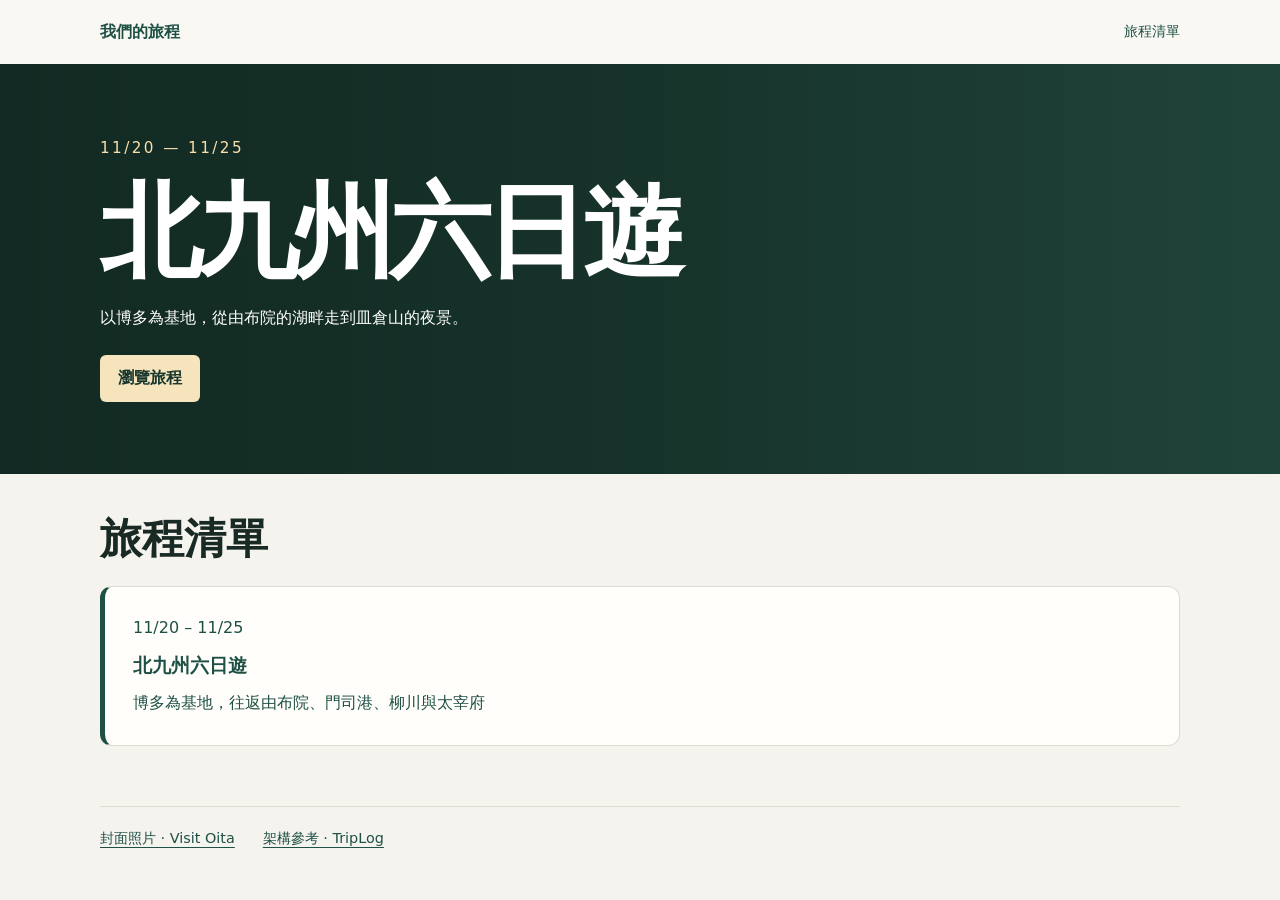
<file: index.html>
<!doctype html>
<html lang="zh-Hant"><head><meta charset="utf-8"><meta name="viewport" content="width=device-width,initial-scale=1"><meta name="description" content="北九州六日遊行程、交通與住宿"><title>北九州六日遊｜我們的旅程</title><link rel="stylesheet" href="style.css"></head>
<body><header><div class="wrap nav"><a class="brand" href="index.html">我們的旅程</a><nav aria-label="網站導覽"><a href="#trips">旅程清單</a></nav></div></header>
<section class="hero" style="--photo:url('https://oita-tourism.com/lsc/upfile/spot/0000/1066/1066_1_m.jpg')"><div class="wrap hero-inner"><p class="dates">11/20 — 11/25</p><h1>北九州六日遊</h1><p class="hero-sub">以博多為基地，從由布院的湖畔走到皿倉山的夜景。</p><a class="cta" href="#trips">瀏覽旅程</a></div></section><main class="wrap content" id="trips"><h2>旅程清單</h2><div id="catalog"></div></main><footer class="wrap"><a href="https://oita-tourism.com/en/onsenArea/detail_1135.html">封面照片 · Visit Oita</a><a href="https://github.com/HSIN-PAI/triplog">架構參考 · TripLog</a></footer><script src="trips/index.js"></script><script src="index.js"></script></body></html>
</file>
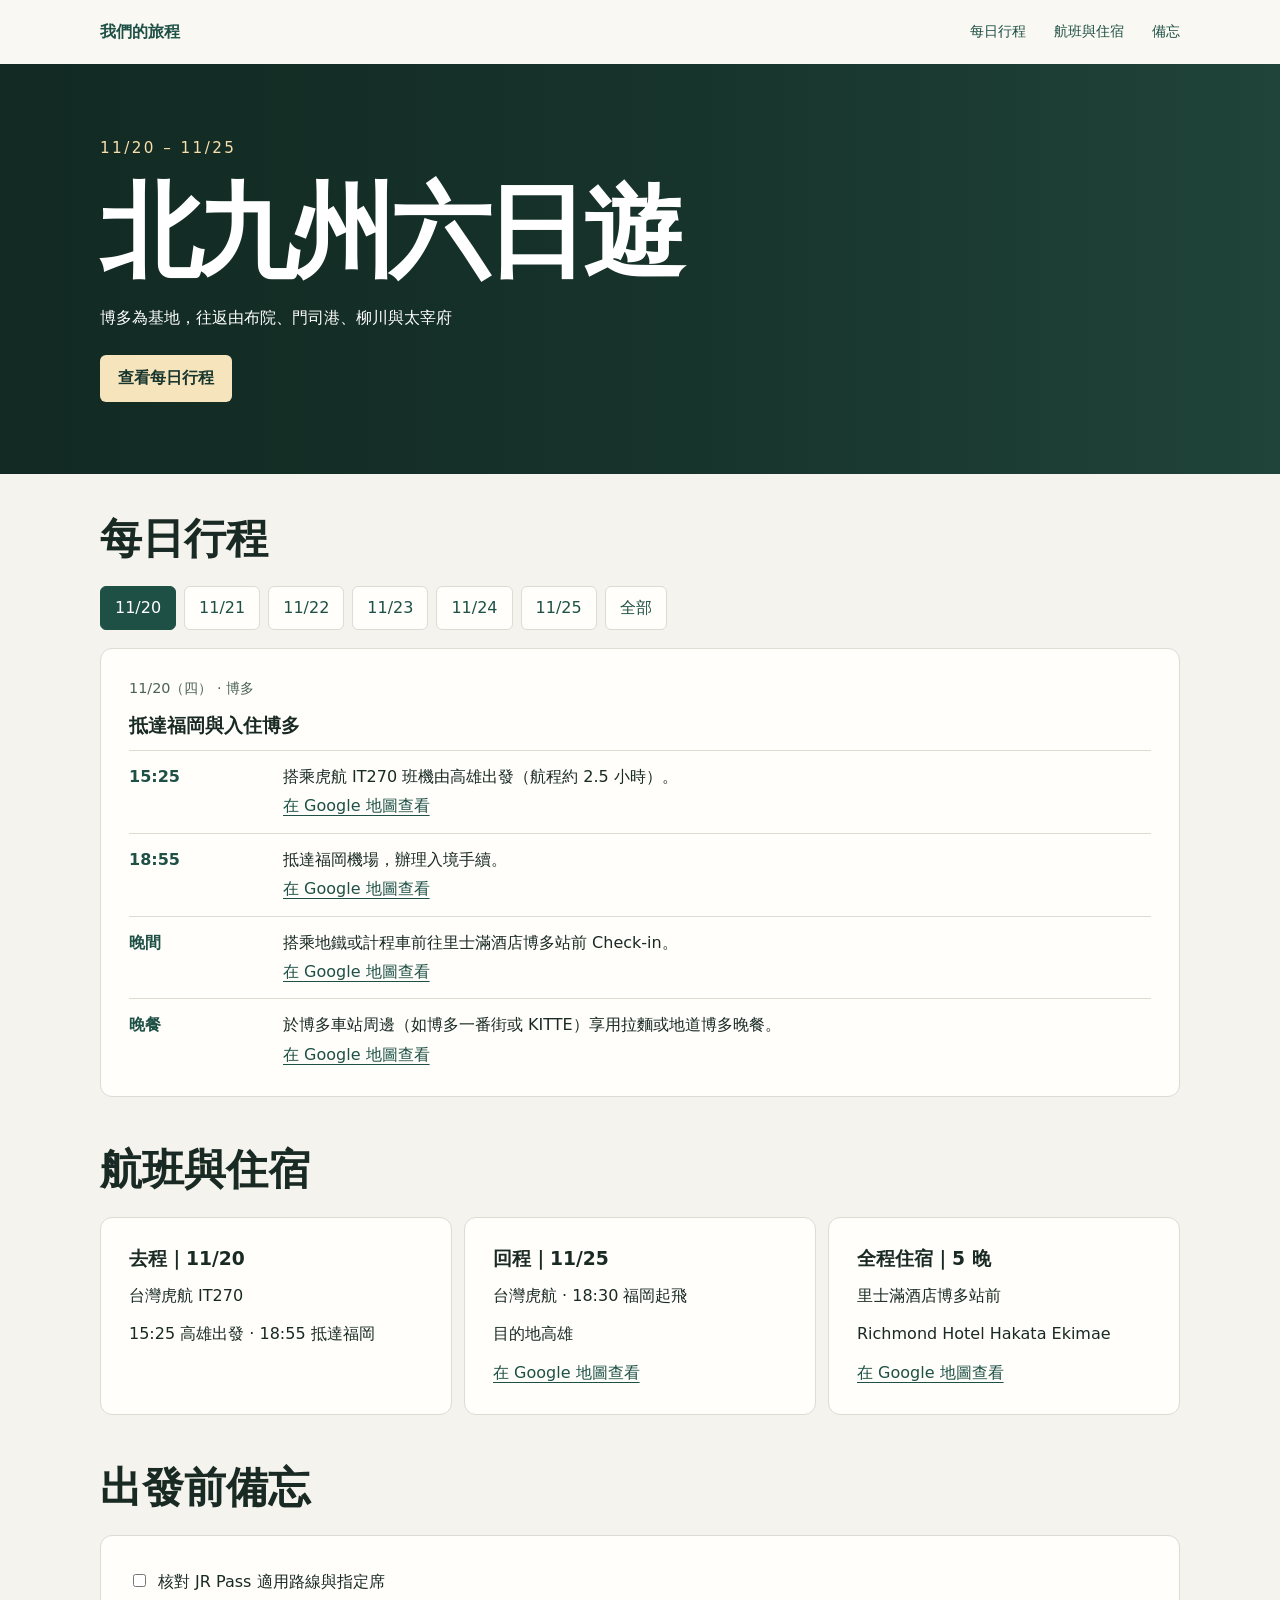
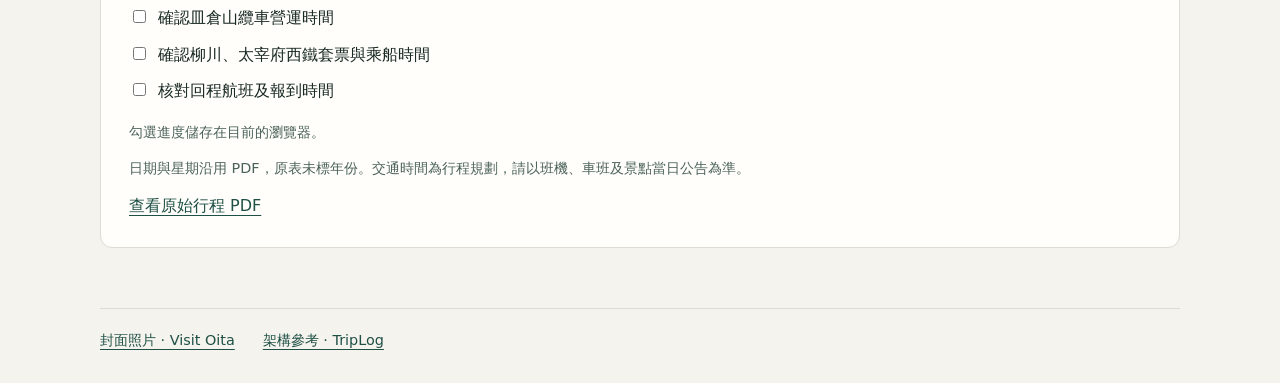
<file: trip.html>
<!doctype html>
<html lang="zh-Hant"><head><meta charset="utf-8"><meta name="viewport" content="width=device-width,initial-scale=1"><meta name="description" content="北九州六日遊行程、交通與住宿"><title>北九州六日遊｜我們的旅程</title><link rel="stylesheet" href="style.css"></head>
<body><header><div class="wrap nav"><a class="brand" href="index.html">我們的旅程</a><nav aria-label="網站導覽"><a href="#days">每日行程</a><a href="#stays">航班與住宿</a><a href="#notes">備忘</a></nav></div></header>
<section class="hero" style="--photo:url('https://oita-tourism.com/lsc/upfile/spot/0000/1066/1066_1_m.jpg')"><div class="wrap hero-inner"><p class="dates">11/20 — 11/25</p><h1>北九州六日遊</h1><p class="hero-sub">以博多為基地，從由布院的湖畔走到皿倉山的夜景。</p><a class="cta" href="#days">查看每日行程</a></div></section><main class="wrap content" id="trip-content"><section id="days"><h2>每日行程</h2><div class="tabs" id="day-tabs" role="group" aria-label="選擇日期"></div><div id="timeline" aria-live="polite"></div></section><section id="stays"><h2>航班與住宿</h2><div class="grid" id="logistics"></div></section><section id="notes"><h2>出發前備忘</h2><div class="panel"><ul class="checklist" id="checklist"></ul><p class="muted">勾選進度儲存在目前的瀏覽器。</p><p class="muted">日期與星期沿用 PDF，原表未標年份。交通時間為行程規劃，請以班機、車班及景點當日公告為準。</p><a href="https://chatgpt.com/library?file_id=libfile_c6414f79a6748191a007c158e8eaa5a2&amp;account_id=personal">查看原始行程 PDF</a></div></section></main><footer class="wrap"><a href="https://oita-tourism.com/en/onsenArea/detail_1135.html">封面照片 · Visit Oita</a><a href="https://github.com/HSIN-PAI/triplog">架構參考 · TripLog</a></footer><script src="trips/index.js"></script><script src="trip.js"></script></body></html>
</file>
<file: style.css>
:root{color-scheme:light;--ink:#192924;--paper:#f5f3ed;--green:#1e5046;--line:#d9ddd2}
*{box-sizing:border-box}
html{scroll-behavior:smooth}
body{margin:0;background:var(--paper);color:var(--ink);font:16px/1.65 "Noto Sans TC","Microsoft JhengHei",system-ui,sans-serif}
a{color:var(--green);text-underline-offset:4px}
a:focus-visible,button:focus-visible,input:focus-visible{outline:3px solid #be622c;outline-offset:4px}
.wrap{width:min(1080px,calc(100% - 40px));margin-inline:auto}
header{background:#f9f8f2}
.nav{min-height:64px;display:flex;align-items:center;justify-content:space-between;gap:14px}
.nav nav,footer{display:flex;gap:clamp(10px,3vw,28px);flex-wrap:wrap}
.nav a{text-decoration:none;font-size:.875rem}
.nav .brand{font-weight:800;white-space:nowrap;font-size:1rem}
.hero{background:linear-gradient(90deg,#102720ed 0%,#102720b0 48%,#10272035 100%),var(--photo) center 53%/cover,#244b40;color:white}
.hero-inner{min-height:410px;display:flex;flex-direction:column;align-items:flex-start;justify-content:center;padding-block:60px}
h1,h2,h3,p{margin:0 0 12px}
h1,h2{font-family:"Noto Serif TC","Songti TC","PMingLiU",serif;line-height:1.17}
h1{font-size:clamp(3.2rem,8vw,6.4rem);letter-spacing:-.055em}
h2{font-size:clamp(2rem,4vw,2.65rem);margin-bottom:22px}
h3{line-height:1.35}
.dates{font-size:.95rem;letter-spacing:.16em;color:#f9dfab}
.hero-sub{max-width:32em;margin-bottom:24px}
.cta{display:inline-block;color:#18362d;background:#f5e4bc;padding:10px 18px;border-radius:6px;text-decoration:none;font-weight:750}
.content{padding-block:40px 60px}
.content section+section{margin-top:48px}
.tabs{display:flex;gap:8px;flex-wrap:wrap;margin-bottom:18px}
button{font:inherit;cursor:pointer;border:1px solid var(--line);border-radius:6px;background:#fffefa;color:var(--green);padding:8px 14px}
button[aria-pressed=true]{background:var(--green);border-color:var(--green);color:white}
.panel,.day-card,.catalog-card{background:#fffefa;border:1px solid var(--line);border-radius:12px;padding:clamp(16px,3vw,28px)}
.catalog-card{display:block;text-decoration:none;border-left:5px solid var(--green)}
.catalog-card:hover{background:#eaf0e8}
.catalog-card p:last-child,.panel p:last-child{margin-bottom:0}
.grid{display:grid;grid-template-columns:repeat(auto-fit,minmax(min(100%,270px),1fr));gap:12px}
.day-card{margin-bottom:12px}
.day-label,.muted{color:#4b6259;font-size:.9rem}
.entries,.checklist{list-style:none;padding:0;margin:0}
.entry{display:grid;grid-template-columns:9rem 1fr;gap:10px;border-top:1px solid var(--line);padding:13px 0}
.entry:last-child{padding-bottom:0}
.entry p{margin-bottom:3px}
.entry-time{font-weight:700;color:var(--green);font-variant-numeric:tabular-nums}
.checklist{margin-bottom:12px}
.checklist label{display:flex;align-items:baseline;gap:9px;padding-block:5px;cursor:pointer}
input{accent-color:var(--green)}
footer{border-top:1px solid var(--line);padding-block:20px 30px;font-size:.9rem}
@media(max-width:540px){.entry{grid-template-columns:1fr;gap:2px}.hero-inner{min-height:355px}.nav a{font-size:.82rem}}
@media(prefers-reduced-motion:reduce){html{scroll-behavior:auto}}
</file>
